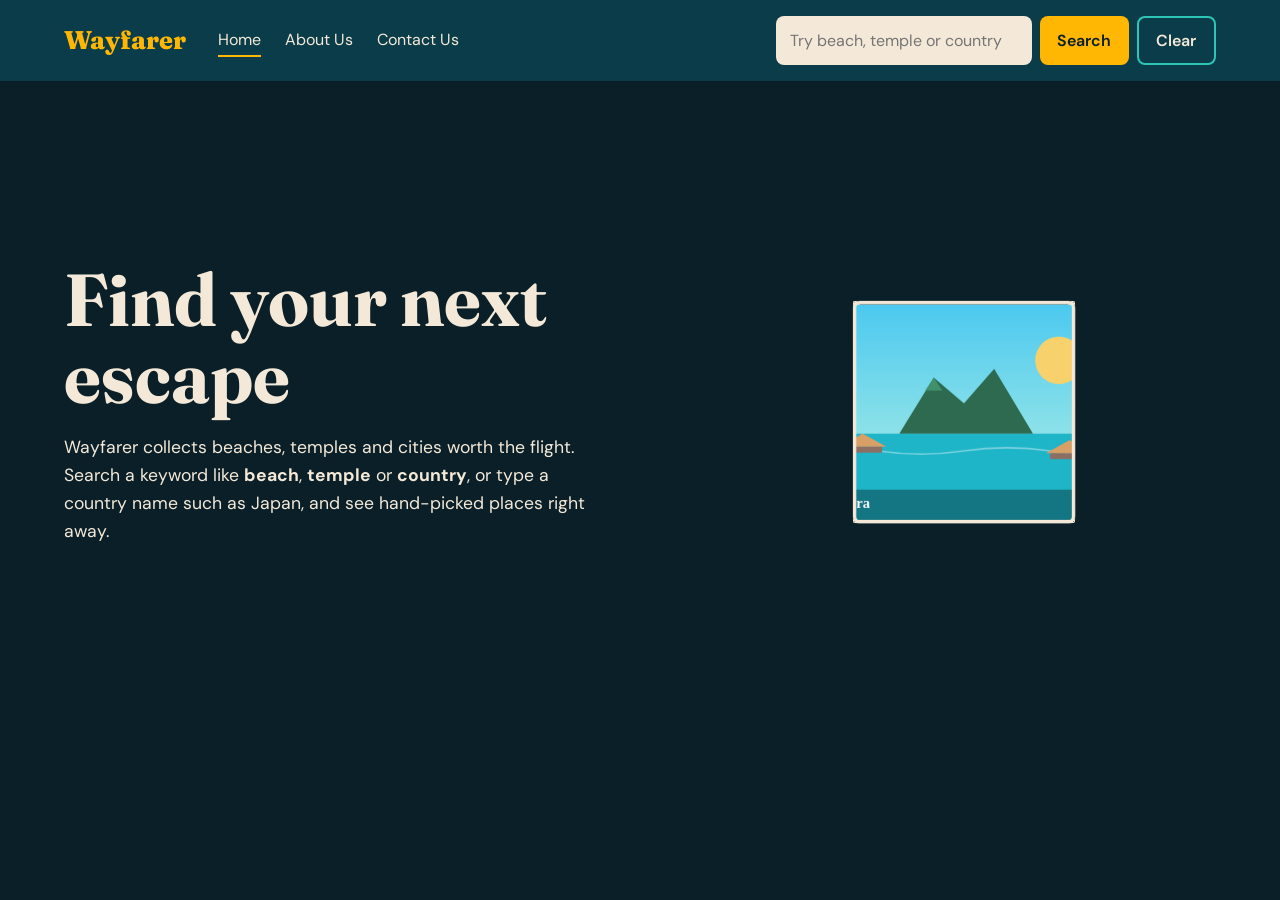
<file: index.html>
<!DOCTYPE html><html lang="en"><head><meta charset="utf-8"><meta name="viewport" content="width=device-width,initial-scale=1"><title>Wayfarer | Travel Recommendations</title><link rel="preconnect" href="https://fonts.googleapis.com"><link href="https://fonts.googleapis.com/css2?family=Fraunces:wght@600;800&family=DM+Sans:wght@400;600&display=swap" rel="stylesheet"><link rel="stylesheet" href="style.css"></head><body><header class="nav"><a class="logo" href="index.html">Wayfarer</a><nav><a href="index.html" class=on>Home</a><a href="about.html">About Us</a><a href="contact.html">Contact Us</a></nav><form id="sf"><input id="q" type="search" placeholder="Try beach, temple or country" aria-label="Search destinations"><button type="submit">Search</button><button type="button" id="reset">Clear</button></form></header><main>
<section class="hero"><div class="copy"><h1>Find your next escape</h1><p>Wayfarer collects beaches, temples and cities worth the flight. Search a keyword like <b>beach</b>, <b>temple</b> or <b>country</b>, or type a country name such as Japan, and see hand-picked places right away.</p></div>
<div class="scene" aria-hidden="true"><div class="cube"><div class="f front"></div><div class="f back"></div><div class="f right"></div><div class="f left"></div><div class="f top"></div><div class="f bottom"></div></div></div></section>
<section id="results" class="grid" aria-live="polite"></section>
</main><script src="script.js"></script></body></html>
</file>
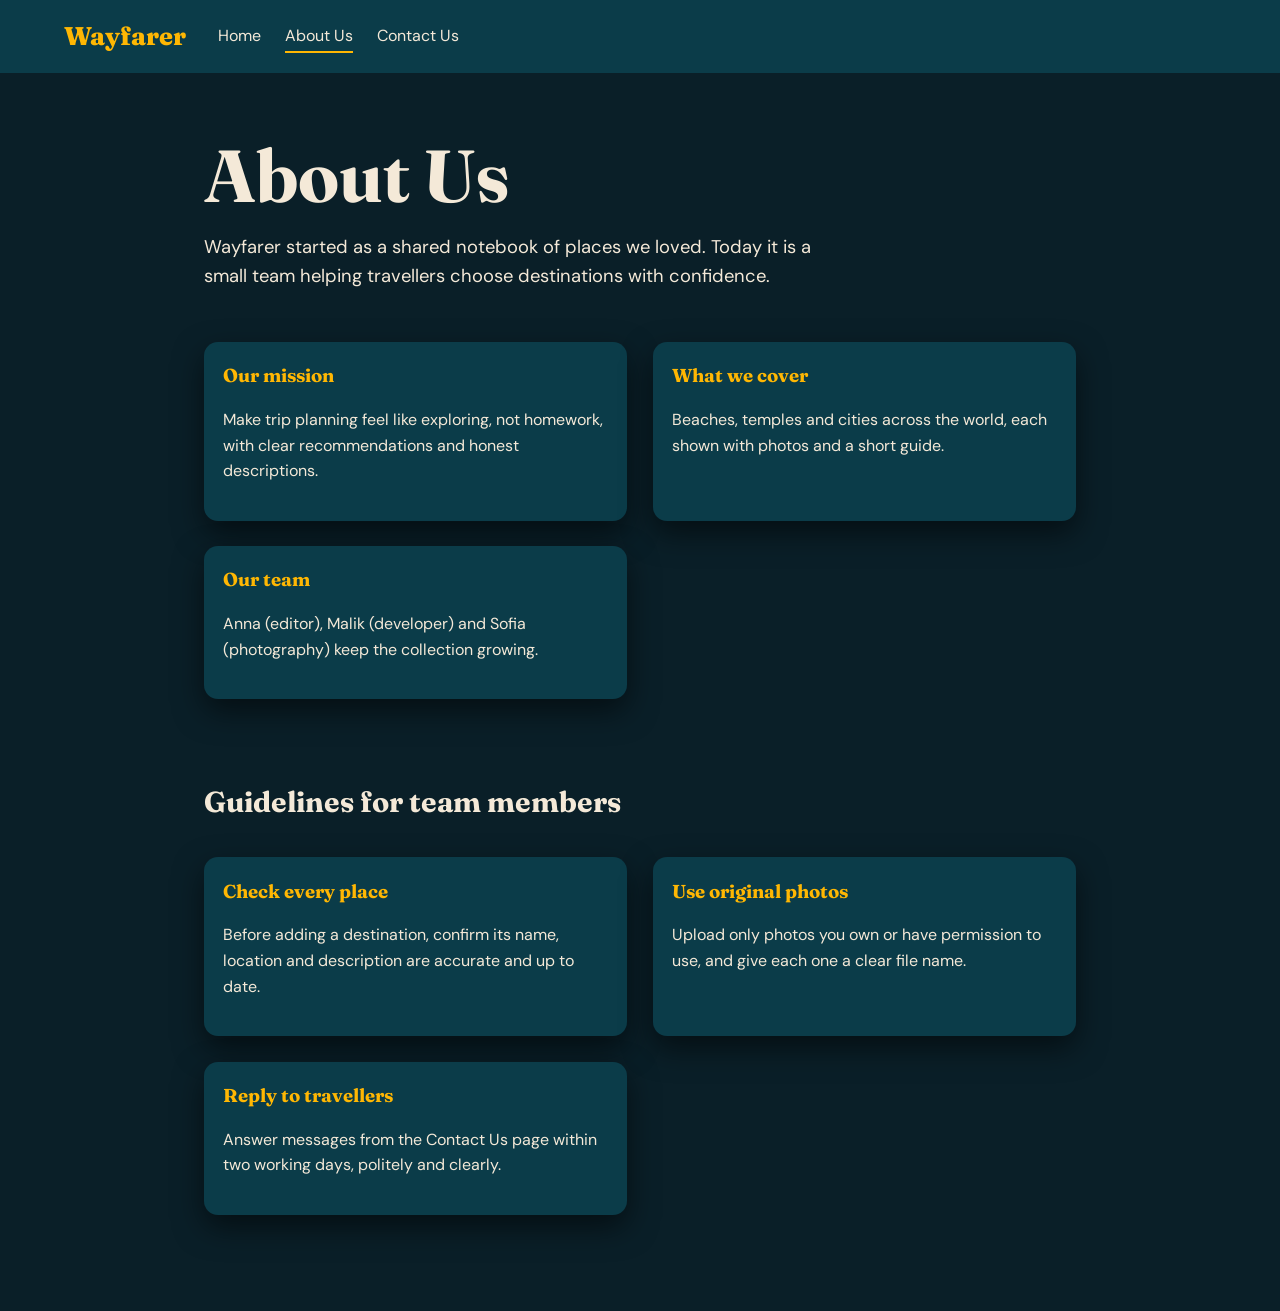
<file: about.html>
<!DOCTYPE html><html lang="en"><head><meta charset="utf-8"><meta name="viewport" content="width=device-width,initial-scale=1"><title>Wayfarer | Travel Recommendations</title><link rel="preconnect" href="https://fonts.googleapis.com"><link href="https://fonts.googleapis.com/css2?family=Fraunces:wght@600;800&family=DM+Sans:wght@400;600&display=swap" rel="stylesheet"><link rel="stylesheet" href="style.css"></head><body><header class="nav"><a class="logo" href="index.html">Wayfarer</a><nav><a href="index.html">Home</a><a href="about.html" class=on>About Us</a><a href="contact.html">Contact Us</a></nav></header><main class="page"><h1>About Us</h1>
<p class="lead">Wayfarer started as a shared notebook of places we loved. Today it is a small team helping travellers choose destinations with confidence.</p>
<section class="grid tilt-grid">
<article class="card tilt"><div class="body"><h3>Our mission</h3><p>Make trip planning feel like exploring, not homework, with clear recommendations and honest descriptions.</p></div></article>
<article class="card tilt"><div class="body"><h3>What we cover</h3><p>Beaches, temples and cities across the world, each shown with photos and a short guide.</p></div></article>
<article class="card tilt"><div class="body"><h3>Our team</h3><p>Anna (editor), Malik (developer) and Sofia (photography) keep the collection growing.</p></div></article>
</section><h2>Guidelines for team members</h2>
<section class="grid tilt-grid">
<article class="card tilt"><div class="body"><h3>Check every place</h3><p>Before adding a destination, confirm its name, location and description are accurate and up to date.</p></div></article>
<article class="card tilt"><div class="body"><h3>Use original photos</h3><p>Upload only photos you own or have permission to use, and give each one a clear file name.</p></div></article>
<article class="card tilt"><div class="body"><h3>Reply to travellers</h3><p>Answer messages from the Contact Us page within two working days, politely and clearly.</p></div></article>
</section>
</main><script src="script.js"></script></body></html>
</file>
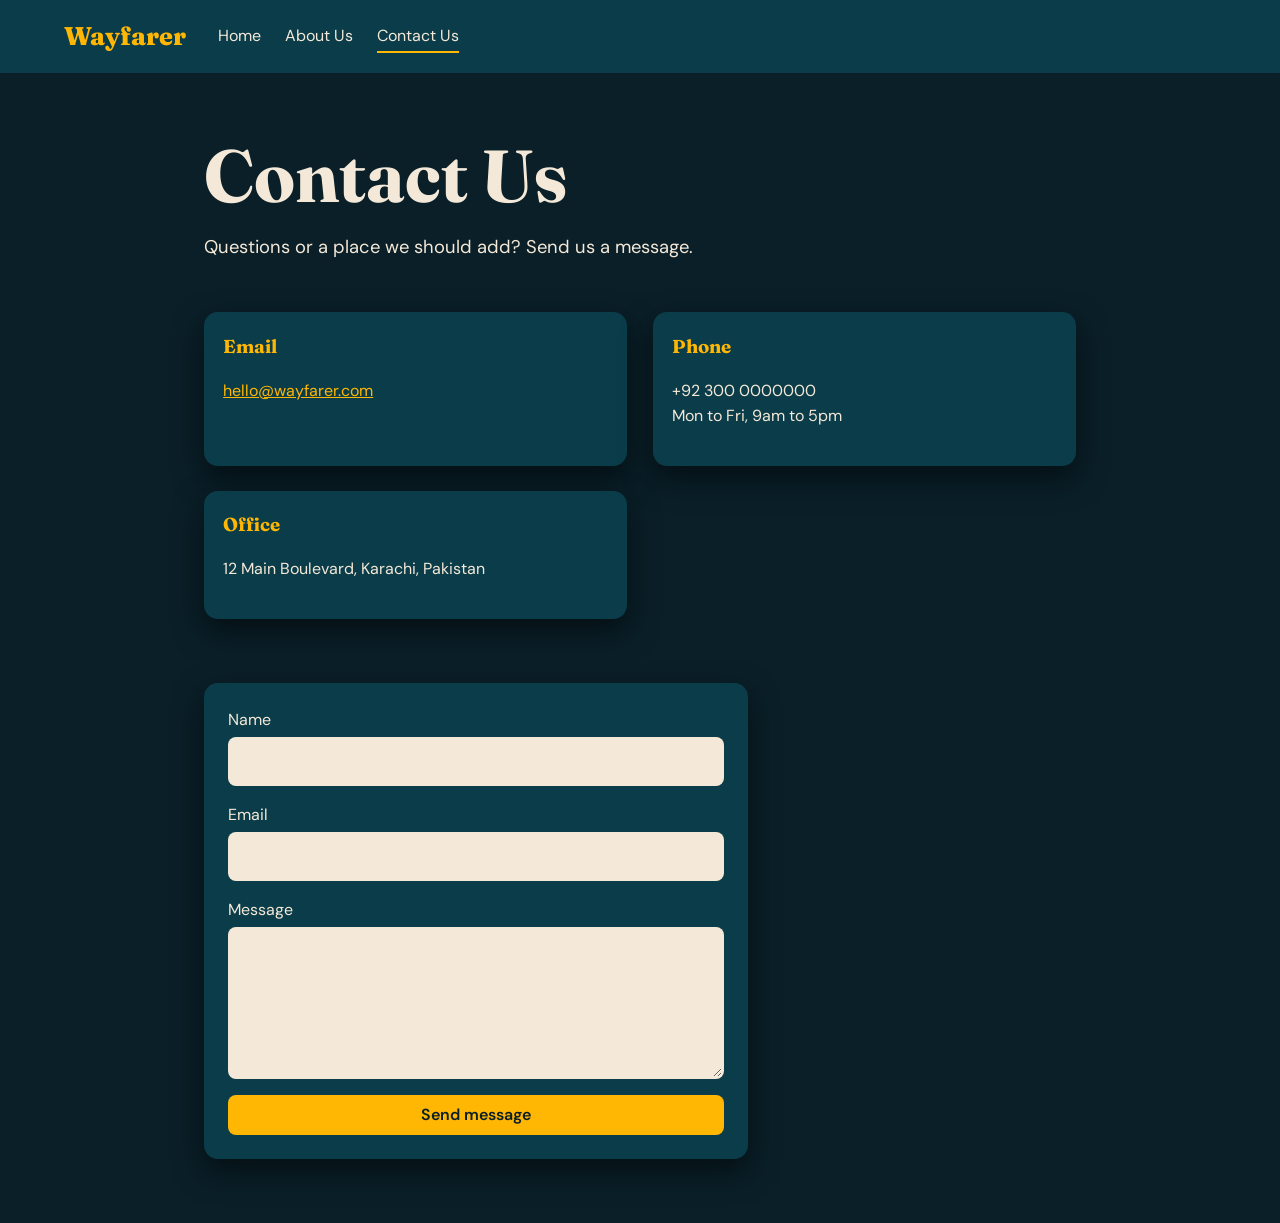
<file: contact.html>
<!DOCTYPE html><html lang="en"><head><meta charset="utf-8"><meta name="viewport" content="width=device-width,initial-scale=1"><title>Wayfarer | Travel Recommendations</title><link rel="preconnect" href="https://fonts.googleapis.com"><link href="https://fonts.googleapis.com/css2?family=Fraunces:wght@600;800&family=DM+Sans:wght@400;600&display=swap" rel="stylesheet"><link rel="stylesheet" href="style.css"></head><body><header class="nav"><a class="logo" href="index.html">Wayfarer</a><nav><a href="index.html">Home</a><a href="about.html">About Us</a><a href="contact.html" class=on>Contact Us</a></nav></header><main class="page"><h1>Contact Us</h1><p class="lead">Questions or a place we should add? Send us a message.</p>
<section class="grid tilt-grid">
<article class="card tilt"><div class="body"><h3>Email</h3><p><a href="mailto:hello@wayfarer.com">hello@wayfarer.com</a></p></div></article>
<article class="card tilt"><div class="body"><h3>Phone</h3><p>+92 300 0000000<br>Mon to Fri, 9am to 5pm</p></div></article>
<article class="card tilt"><div class="body"><h3>Office</h3><p>12 Main Boulevard, Karachi, Pakistan</p></div></article>
</section>
<form class="contact card" id="cf" data-to="hello@wayfarer.com">
<label>Name<input name="name" required></label>
<label>Email<input type="email" name="email" required></label>
<label>Message<textarea name="message" rows="5" required></textarea></label>
<button type="submit">Send message</button><p id="ok" class="msg" role="status" hidden>Your email app has opened with your message. Press send there to contact us.</p></form></main><script src="script.js"></script></body></html>
</file>
<file: style.css>
:root{--ink:#0a1f28;--deep:#0b3c49;--lagoon:#2ec4b6;--sand:#f4e9d8;--sun:#ffb703}
*{box-sizing:border-box}body{margin:0;background:var(--ink);color:var(--sand);font:400 1rem/1.6 "DM Sans",sans-serif}
h1,h2,h3,.logo{font-family:Fraunces,serif}
.nav{display:flex;flex-wrap:wrap;gap:1rem 2rem;align-items:center;padding:1rem 5vw;background:var(--deep);position:sticky;top:0;z-index:5}
.logo{font-size:1.6rem;font-weight:800;color:var(--sun);text-decoration:none}
nav{display:flex;gap:1.5rem;flex:1}nav a{color:var(--sand);text-decoration:none;padding:.2rem 0;border-bottom:2px solid transparent}
nav a:hover,nav a.on{border-color:var(--sun)}
#sf{display:flex;gap:.5rem;flex-wrap:wrap}
input,textarea{padding:.6rem .8rem;border-radius:8px;border:2px solid transparent;font:inherit;background:var(--sand);color:var(--ink);width:100%}
#sf input{width:16rem}
button{padding:.6rem 1.1rem;border:0;border-radius:8px;font:600 1rem "DM Sans";cursor:pointer;background:var(--sun);color:var(--ink)}
#reset{background:transparent;color:var(--sand);border:2px solid var(--lagoon)}
:focus-visible{outline:3px solid var(--lagoon);outline-offset:2px}
.hero{display:grid;grid-template-columns:1.1fr .9fr;gap:2rem;align-items:center;padding:5rem 5vw 3rem;min-height:70vh}
h1{font-size:clamp(2.4rem,6vw,4.6rem);line-height:1.05;margin:0 0 1rem}.copy p{max-width:34rem;font-size:1.1rem}
.scene{perspective:1000px;display:grid;place-items:center;height:340px}
.cube{--s:200px;width:var(--s);height:var(--s);position:relative;transform-style:preserve-3d;animation:spin 18s linear infinite}
.f{position:absolute;inset:0;background:center/cover;border:3px solid var(--sand);border-radius:6px}
.front{background-image:url(images/bora.svg);transform:translateZ(100px)}
.back{background-image:url(images/taj.svg);transform:rotateY(180deg) translateZ(100px)}
.right{background-image:url(images/tokyo.svg);transform:rotateY(90deg) translateZ(100px)}
.left{background-image:url(images/rio.svg);transform:rotateY(-90deg) translateZ(100px)}
.top{background-image:url(images/angkor.svg);transform:rotateX(90deg) translateZ(100px)}
.bottom{background-image:url(images/kyoto.svg);transform:rotateX(-90deg) translateZ(100px)}
@keyframes spin{to{transform:rotateX(-20deg) rotateY(360deg)}}
.grid{display:grid;grid-template-columns:repeat(auto-fill,minmax(280px,1fr));gap:1.6rem;padding:1rem 5vw 4rem;perspective:1200px}
.card{background:var(--deep);border-radius:14px;overflow:hidden;transform-style:preserve-3d;transition:transform .15s ease-out,box-shadow .2s;box-shadow:0 12px 30px #0008}
.card img{display:block;width:100%;aspect-ratio:16/10;object-fit:cover}
.card .body{padding:1rem 1.2rem 1.3rem;transform:translateZ(30px)}.card h3{margin:.2rem 0 .4rem;color:var(--sun)}
.card:hover{box-shadow:0 24px 44px #000a}
.msg{grid-column:1/-1;color:var(--sand)}
.page{padding:4rem 5vw;max-width:1000px;margin:auto}.page .grid{padding:2rem 0}.lead{font-size:1.15rem;max-width:40rem}
.contact{padding:1.5rem;max-width:34rem;display:grid;gap:1rem;margin-top:1.5rem}.contact label{display:grid;gap:.3rem}
@media(max-width:800px){.hero{grid-template-columns:1fr;padding-top:2.5rem}}
@media(prefers-reduced-motion:reduce){.cube{animation:none;transform:rotateX(-20deg) rotateY(30deg)}.card{transition:none}}
h2{font-size:1.8rem;margin:3rem 0 0}
a{color:var(--sun)}.contact{margin-top:2rem}
</file>
